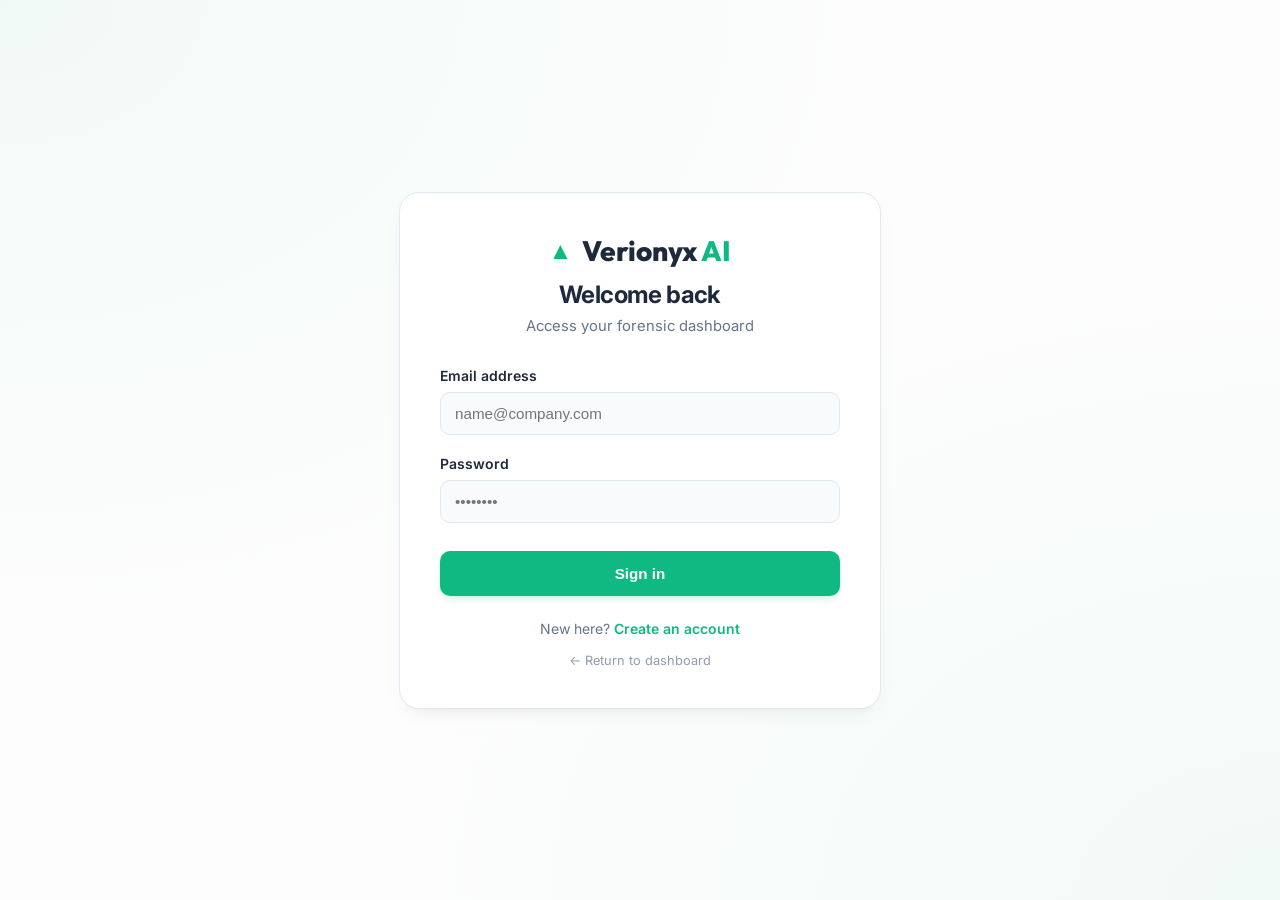
<file: frontend/login.html>
<!DOCTYPE html>
<html lang="en">
<head>
    <meta charset="UTF-8">
    <meta name="viewport" content="width=device-width, initial-scale=1.0">
    <title>Sign In | Verionyx AI</title>
    <link rel="preconnect" href="https://fonts.googleapis.com">
    <link rel="preconnect" href="https://fonts.gstatic.com" crossorigin>
    <link href="https://fonts.googleapis.com/css2?family=Inter:wght@400;500;600;700&family=Outfit:wght@500;600;700;800&display=swap" rel="stylesheet">
    <style>
        :root {
            --primary: #10b981;
            --primary-dark: #059669;
            --bg: #fdfdfd;
            --card-bg: #ffffff;
            --text-main: #1e293b;
            --text-muted: #64748b;
            --border: #e2e8f0;
            --input-bg: #f8fafc;
        }

        body {
            background-color: var(--bg);
            background-image: 
                radial-gradient(at 0% 0%, rgba(16, 185, 129, 0.05) 0px, transparent 50%),
                radial-gradient(at 100% 100%, rgba(16, 185, 129, 0.05) 0px, transparent 50%);
            height: 100vh;
            display: flex;
            align-items: center;
            justify-content: center;
            margin: 0;
            font-family: 'Inter', sans-serif;
            color: var(--text-main);
        }

        .auth-card {
            width: 100%;
            max-width: 400px;
            background: var(--card-bg);
            border: 1px solid var(--border);
            border-radius: 20px;
            padding: 40px;
            box-shadow: 0 10px 25px -5px rgba(0, 0, 0, 0.04), 0 8px 10px -6px rgba(0, 0, 0, 0.04);
            animation: fadeIn 0.5s ease-out;
        }

        @keyframes fadeIn {
            from { opacity: 0; transform: translateY(10px); }
            to { opacity: 1; transform: translateY(0); }
        }

        .auth-header {
            text-align: center;
            margin-bottom: 32px;
        }

        .logo {
            font-family: 'Outfit', sans-serif;
            font-size: 1.75rem;
            font-weight: 800;
            margin-bottom: 12px;
            display: flex;
            align-items: center;
            justify-content: center;
            gap: 10px;
            color: var(--text-main);
        }

        .logo-icon {
            color: var(--primary);
            font-size: 1.5rem;
        }

        .text-accent { color: var(--primary); }

        .auth-header h1 {
            font-size: 1.5rem;
            font-weight: 700;
            margin: 0;
            letter-spacing: -0.025em;
        }

        .auth-header p {
            color: var(--text-muted);
            font-size: 0.925rem;
            margin-top: 8px;
        }

        .form-group {
            margin-bottom: 20px;
        }

        .form-label {
            display: block;
            font-size: 0.875rem;
            font-weight: 600;
            margin-bottom: 8px;
            color: var(--text-main);
        }

        .form-input {
            width: 100%;
            background: var(--input-bg);
            border: 1px solid var(--border);
            border-radius: 10px;
            padding: 12px 14px;
            color: var(--text-main);
            font-size: 0.95rem;
            transition: all 0.2s;
            box-sizing: border-box;
        }

        .form-input:focus {
            outline: none;
            border-color: var(--primary);
            background: #fff;
            box-shadow: 0 0 0 3px rgba(16, 185, 129, 0.1);
        }

        .submit-btn {
            width: 100%;
            background: var(--primary);
            color: white;
            border: none;
            border-radius: 10px;
            padding: 14px;
            font-size: 0.95rem;
            font-weight: 600;
            cursor: pointer;
            transition: all 0.2s;
            margin-top: 8px;
            box-shadow: 0 4px 6px -1px rgba(16, 185, 129, 0.2);
        }

        .submit-btn:hover {
            background: var(--primary-dark);
            transform: translateY(-1px);
            box-shadow: 0 10px 15px -3px rgba(16, 185, 129, 0.2);
        }

        .submit-btn:disabled {
            background: var(--text-muted);
            cursor: not-allowed;
            transform: none;
        }

        .auth-footer {
            text-align: center;
            margin-top: 24px;
            font-size: 0.875rem;
            color: var(--text-muted);
        }

        .auth-link {
            color: var(--primary);
            text-decoration: none;
            font-weight: 600;
        }

        .auth-link:hover {
            text-decoration: underline;
        }

        .error-msg {
            background: #fef2f2;
            border: 1px solid #fee2e2;
            color: #b91c1c;
            padding: 12px;
            border-radius: 10px;
            font-size: 0.85rem;
            margin-bottom: 20px;
            display: none;
            text-align: center;
        }

        .back-link {
            display: block;
            text-align: center;
            margin-top: 16px;
            color: var(--text-muted);
            text-decoration: none;
            font-size: 0.8rem;
            opacity: 0.7;
            transition: opacity 0.2s;
        }

        .back-link:hover {
            opacity: 1;
        }
    </style>
</head>
<body>
    <div class="auth-card">
        <div class="auth-header">
            <div class="logo">
                <span class="logo-icon">▲</span>
                <span class="logo-text">Verionyx <span class="text-accent">AI</span></span>
            </div>
            <h1>Welcome back</h1>
            <p>Access your forensic dashboard</p>
        </div>

        <div id="errorMsg" class="error-msg"></div>

        <form id="loginForm">
            <div class="form-group">
                <label class="form-label">Email address</label>
                <input type="email" id="email" class="form-input" placeholder="name@company.com" required>
            </div>
            <div class="form-group">
                <label class="form-label">Password</label>
                <input type="password" id="password" class="form-input" placeholder="••••••••" required>
            </div>
            <button type="submit" class="submit-btn" id="submitBtn">Sign in</button>
        </form>

        <div class="auth-footer">
            New here? <a href="signup.html" class="auth-link">Create an account</a>
        </div>
        
        <a href="/" class="back-link">← Return to dashboard</a>
    </div>

    <script src="static/js/config.js"></script>
    <script src="static/js/auth.js"></script>
    <script>
        document.getElementById('loginForm').addEventListener('submit', async (e) => {
            e.preventDefault();
            const email = document.getElementById('email').value;
            const password = document.getElementById('password').value;
            const errorMsg = document.getElementById('errorMsg');
            const submitBtn = document.getElementById('submitBtn');

            submitBtn.innerText = 'Signing in...';
            submitBtn.disabled = true;
            errorMsg.style.display = 'none';

            try {
                const response = await fetch(`${API_BASE_URL}/api/auth/login`, {
                    method: 'POST',
                    headers: { 'Content-Type': 'application/json' },
                    body: JSON.stringify({ email, password })
                });

                const data = await response.json();

                if (response.ok) {
                    // Store auth state
                    localStorage.setItem('verionyx_token', data.accessToken);
                    localStorage.setItem('verionyx_user', JSON.stringify(data.user));
                    window.location.href = '/';
                } else {
                    errorMsg.innerText = data.message || 'Invalid credentials. Please try again.';
                    errorMsg.style.display = 'block';
                    submitBtn.innerText = 'Sign in';
                    submitBtn.disabled = false;
                }
            } catch (err) {
                console.error(err);
                errorMsg.innerText = 'Connection timed out. Please check your backend.';
                errorMsg.style.display = 'block';
                submitBtn.innerText = 'Sign in';
                submitBtn.disabled = false;
            }
        });
    </script>
</body>
</html>
</file>
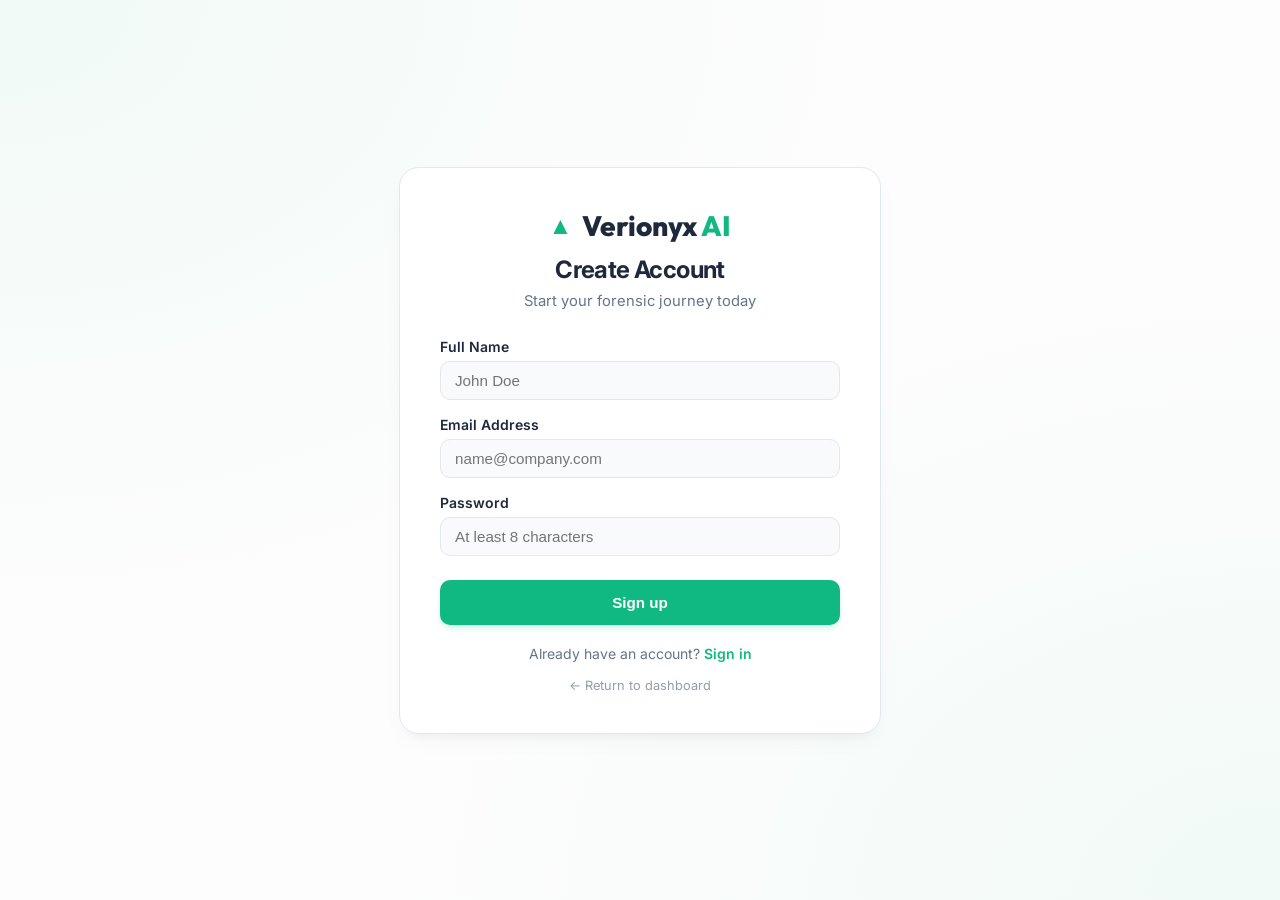
<file: frontend/signup.html>
<!DOCTYPE html>
<html lang="en">
<head>
    <meta charset="UTF-8">
    <meta name="viewport" content="width=device-width, initial-scale=1.0">
    <title>Create Account | Verionyx AI</title>
    <link rel="preconnect" href="https://fonts.googleapis.com">
    <link rel="preconnect" href="https://fonts.gstatic.com" crossorigin>
    <link href="https://fonts.googleapis.com/css2?family=Inter:wght@400;500;600;700&family=Outfit:wght@500;600;700;800&display=swap" rel="stylesheet">
    <style>
        :root {
            --primary: #10b981;
            --primary-dark: #059669;
            --bg: #fdfdfd;
            --card-bg: #ffffff;
            --text-main: #1e293b;
            --text-muted: #64748b;
            --border: #e2e8f0;
            --input-bg: #f8fafc;
        }

        body {
            background-color: var(--bg);
            background-image: 
                radial-gradient(at 0% 0%, rgba(16, 185, 129, 0.05) 0px, transparent 50%),
                radial-gradient(at 100% 100%, rgba(16, 185, 129, 0.05) 0px, transparent 50%);
            height: 100vh;
            display: flex;
            align-items: center;
            justify-content: center;
            margin: 0;
            font-family: 'Inter', sans-serif;
            color: var(--text-main);
        }

        .auth-card {
            width: 100%;
            max-width: 400px;
            background: var(--card-bg);
            border: 1px solid var(--border);
            border-radius: 20px;
            padding: 40px;
            box-shadow: 0 10px 25px -5px rgba(0, 0, 0, 0.04), 0 8px 10px -6px rgba(0, 0, 0, 0.04);
            animation: fadeIn 0.5s ease-out;
        }

        @keyframes fadeIn {
            from { opacity: 0; transform: translateY(10px); }
            to { opacity: 1; transform: translateY(0); }
        }

        .auth-header {
            text-align: center;
            margin-bottom: 28px;
        }

        .logo {
            font-family: 'Outfit', sans-serif;
            font-size: 1.75rem;
            font-weight: 800;
            margin-bottom: 12px;
            display: flex;
            align-items: center;
            justify-content: center;
            gap: 10px;
            color: var(--text-main);
        }

        .logo-icon {
            color: var(--primary);
            font-size: 1.5rem;
        }

        .text-accent { color: var(--primary); }

        .auth-header h1 {
            font-size: 1.5rem;
            font-weight: 700;
            margin: 0;
            letter-spacing: -0.025em;
        }

        .auth-header p {
            color: var(--text-muted);
            font-size: 0.925rem;
            margin-top: 8px;
        }

        .form-group {
            margin-bottom: 16px;
        }

        .form-label {
            display: block;
            font-size: 0.875rem;
            font-weight: 600;
            margin-bottom: 6px;
            color: var(--text-main);
        }

        .form-input {
            width: 100%;
            background: var(--input-bg);
            border: 1px solid var(--border);
            border-radius: 10px;
            padding: 10px 14px;
            color: var(--text-main);
            font-size: 0.95rem;
            transition: all 0.2s;
            box-sizing: border-box;
        }

        .form-input:focus {
            outline: none;
            border-color: var(--primary);
            background: #fff;
            box-shadow: 0 0 0 3px rgba(16, 185, 129, 0.1);
        }

        .submit-btn {
            width: 100%;
            background: var(--primary);
            color: white;
            border: none;
            border-radius: 10px;
            padding: 14px;
            font-size: 0.95rem;
            font-weight: 600;
            cursor: pointer;
            transition: all 0.2s;
            margin-top: 8px;
            box-shadow: 0 4px 6px -1px rgba(16, 185, 129, 0.2);
        }

        .submit-btn:hover {
            background: var(--primary-dark);
            transform: translateY(-1px);
            box-shadow: 0 10px 15px -3px rgba(16, 185, 129, 0.2);
        }

        .submit-btn:disabled {
            background: var(--text-muted);
            cursor: not-allowed;
            transform: none;
        }

        .auth-footer {
            text-align: center;
            margin-top: 20px;
            font-size: 0.875rem;
            color: var(--text-muted);
        }

        .auth-link {
            color: var(--primary);
            text-decoration: none;
            font-weight: 600;
        }

        .auth-link:hover {
            text-decoration: underline;
        }

        .error-msg {
            background: #fef2f2;
            border: 1px solid #fee2e2;
            color: #b91c1c;
            padding: 12px;
            border-radius: 10px;
            font-size: 0.85rem;
            margin-bottom: 20px;
            display: none;
            text-align: center;
        }

        .back-link {
            display: block;
            text-align: center;
            margin-top: 16px;
            color: var(--text-muted);
            text-decoration: none;
            font-size: 0.8rem;
            opacity: 0.7;
            transition: opacity 0.2s;
        }

        .back-link:hover {
            opacity: 1;
        }
    </style>
</head>
<body>
    <div class="auth-card">
        <div class="auth-header">
            <div class="logo">
                <span class="logo-icon">▲</span>
                <span class="logo-text">Verionyx <span class="text-accent">AI</span></span>
            </div>
            <h1>Create Account</h1>
            <p>Start your forensic journey today</p>
        </div>

        <div id="errorMsg" class="error-msg"></div>

        <form id="signupForm">
            <div class="form-group">
                <label class="form-label">Full Name</label>
                <input type="text" id="name" class="form-input" placeholder="John Doe" required>
            </div>
            <div class="form-group">
                <label class="form-label">Email Address</label>
                <input type="email" id="email" class="form-input" placeholder="name@company.com" required>
            </div>
            <div class="form-group">
                <label class="form-label">Password</label>
                <input type="password" id="password" class="form-input" placeholder="At least 8 characters" required>
            </div>
            <button type="submit" class="submit-btn" id="submitBtn">Sign up</button>
        </form>

        <div class="auth-footer">
            Already have an account? <a href="login.html" class="auth-link">Sign in</a>
        </div>
        
        <a href="/" class="back-link">← Return to dashboard</a>
    </div>

    <script src="static/js/config.js"></script>
    <script src="static/js/auth.js"></script>
    <script>
        document.getElementById('signupForm').addEventListener('submit', async (e) => {
            e.preventDefault();
            const name = document.getElementById('name').value;
            const email = document.getElementById('email').value;
            const password = document.getElementById('password').value;
            const errorMsg = document.getElementById('errorMsg');
            const submitBtn = document.getElementById('submitBtn');

            submitBtn.innerText = 'Creating account...';
            submitBtn.disabled = true;
            errorMsg.style.display = 'none';

            try {
                const response = await fetch(`${API_BASE_URL}/api/auth/register`, {
                    method: 'POST',
                    headers: { 'Content-Type': 'application/json' },
                    body: JSON.stringify({ name, email, password })
                });

                const data = await response.json();

                if (response.ok) {
                    // Success - redirect to login or auto-login
                    localStorage.setItem('verionyx_token', data.accessToken);
                    localStorage.setItem('verionyx_user', JSON.stringify(data.user));
                    window.location.href = '/';
                } else {
                    errorMsg.innerText = data.message || 'Error occurred during registration.';
                    errorMsg.style.display = 'block';
                    submitBtn.innerText = 'Sign up';
                    submitBtn.disabled = false;
                }
            } catch (err) {
                console.error(err);
                errorMsg.innerText = 'Network error. Please ensure backend is running.';
                errorMsg.style.display = 'block';
                submitBtn.innerText = 'Sign up';
                submitBtn.disabled = false;
            }
        });
    </script>
</body>
</html>
</file>
